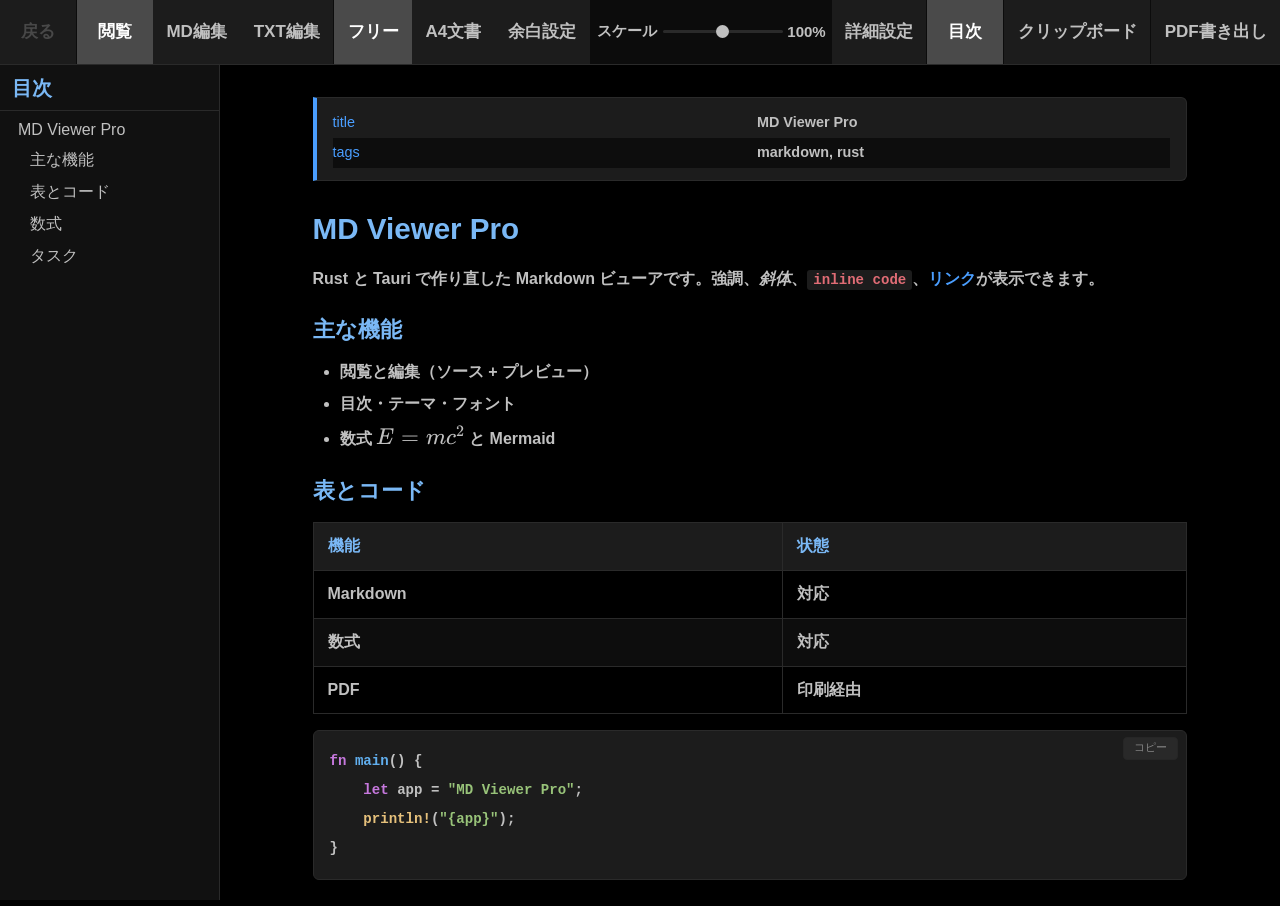
<file: ui/index.html>
<!doctype html>
<html lang="ja">
<head>
  <meta charset="utf-8">
  <meta name="viewport" content="width=device-width, initial-scale=1">
  <title>MD Viewer Pro</title>
  <link rel="stylesheet" href="css/app.css">
  <link rel="stylesheet" href="assets/katex/katex.min.css">
</head>
<body data-mode="view" data-page="free">
<div id="app">
  <header id="main-toolbar" class="toolbar">
    <div class="tb-left">
      <button id="btn-back" class="flat-btn" title="戻る" data-i18n="back">戻る</button>
      <span class="tb-sep"></span>
      <div id="mode-seg" class="flat-group" role="tablist">
        <button data-mode="view" class="flat-btn" data-i18n="view" role="tab">閲覧</button>
        <button data-mode="md" class="flat-btn" data-i18n="md_edit" role="tab">MD編集</button>
        <button data-mode="txt" class="flat-btn" data-i18n="txt_edit" role="tab">TXT編集</button>
      </div>
      <span class="tb-sep"></span>
      <div id="page-seg" class="flat-group">
        <button data-page="free" class="flat-btn" data-i18n="free">フリー</button>
        <button data-page="a4" class="flat-btn" data-i18n="a4">A4文書</button>
      </div>
      <button id="btn-margin" class="flat-btn" data-i18n="margin">余白設定</button>
      <span class="tb-sep"></span>
      <span class="scale-label" data-i18n="scale">スケール</span>
      <input id="scale-range" class="scale-range" type="range" min="0" max="4" step="1" value="2">
      <span id="scale-val" class="scale-val">100%</span>
      <span class="tb-sep"></span>
      <button id="btn-settings" class="flat-btn" data-i18n="settings">詳細設定</button>
      <span class="tb-sep"></span>
      <button id="btn-toc" class="flat-btn" data-i18n="toc_title">目次</button>
      <span class="tb-sep"></span>
      <button id="btn-clip" class="flat-btn" data-i18n="clip_title">クリップ</button>
      <span class="tb-sep"></span>
      <button id="btn-pdf" class="flat-btn" data-i18n="pdf_export">PDF書き出し</button>
    </div>
  </header>

  <div id="fmt-toolbar" class="fmt-toolbar" hidden>
    <div class="fmt-group">
      <button data-fmt="bold" data-i18n-title="fmt_bold_title" title="太字 (Cmd+B)"><b>B</b></button>
      <button data-fmt="italic" data-i18n-title="fmt_italic_title" title="斜体 (Cmd+I)"><i>I</i></button>
      <button data-fmt="strike" data-i18n-title="fmt_strike_title" title="打ち消し">~~</button>
      <button data-fmt="code" data-i18n-title="fmt_code_title" title="コード" data-i18n="fmt_code">コード</button>
    </div>
    <span class="fmt-sep"></span>
    <div class="fmt-group">
      <button data-fmt="h1">H1</button>
      <button data-fmt="h2">H2</button>
      <button data-fmt="h3">H3</button>
      <button data-fmt="body" data-i18n="fmt_body">本文</button>
    </div>
    <span class="fmt-sep"></span>
    <div class="fmt-group">
      <button data-fmt="list" data-i18n="fmt_list">リスト</button>
      <button data-fmt="num" data-i18n="fmt_num">番号</button>
      <button data-fmt="check" data-i18n="fmt_check">チェック</button>
      <button data-fmt="quote" data-i18n="fmt_quote">引用</button>
      <button data-fmt="hr" data-i18n="fmt_hr">水平線</button>
    </div>
    <span class="fmt-sep"></span>
    <div class="fmt-group">
      <button data-fmt="link" data-i18n="fmt_link">リンク</button>
      <button data-fmt="image" data-i18n="fmt_img">画像</button>
      <button data-fmt="table" data-i18n="fmt_table">テーブル</button>
    </div>
  </div>

  <main id="workspace">
    <aside id="toc-panel" class="side-panel">
      <div class="panel-head" data-i18n="toc_title">目次</div>
      <div id="toc-list" class="toc-list"></div>
    </aside>

    <section id="editor-pane" class="pane" hidden>
      <div class="editor-wrap">
        <div id="gutter" class="gutter" aria-hidden="true"></div>
        <textarea id="editor" spellcheck="false" autocomplete="off" autocapitalize="off"></textarea>
      </div>
    </section>

    <section id="preview-pane" class="pane">
      <div id="find-bar" class="find-bar" hidden>
        <input id="find-input" type="search" data-i18n-placeholder="search_placeholder" placeholder="検索" autocomplete="off">
        <span id="find-count" class="find-count"></span>
        <button id="find-next" class="mini-btn" data-i18n-title="find_next" title="次へ">↓</button>
        <button id="find-close" class="mini-btn" data-i18n-title="find_close" title="閉じる">×</button>
      </div>
      <div id="doc-scroll" class="doc-scroll">
        <article id="doc" class="markdown-body"></article>
      </div>
    </section>

    <aside id="clip-panel" class="side-panel clip-panel" hidden>
      <div class="panel-head"><span data-i18n="clip_title">クリップ</span></div>
      <div class="clip-add-row">
        <button id="clip-add" class="mini-btn" data-i18n="clip_add">＋追加</button>
      </div>
      <div id="clip-list" class="clip-list"></div>
    </aside>
  </main>

  <div id="doc-kind-hint" class="doc-kind-hint" role="status" hidden></div>

  <div id="drop-overlay" class="drop-overlay" hidden>
    <div class="drop-box" data-i18n="drop_hint">ここにファイルをドロップ</div>
  </div>

  <dialog id="startup-dialog" class="modal startup">
    <div class="modal-body">
      <h2 data-i18n="startup_title">MD Viewer Pro β2.0</h2>
      <p class="startup-hint" data-i18n="startup_hint">Markdown ファイルを開くか、新規作成してください。</p>
      <button id="startup-open" class="startup-btn" data-i18n="startup_open">ファイルを開く</button>
      <button id="startup-new" class="startup-btn" data-i18n="startup_new">新規作成</button>
      <div class="startup-lang">
        <label for="startup-lang" data-i18n="startup_language">Language</label>
        <select id="startup-lang">
          <option value="ja">日本語</option>
          <option value="en">English</option>
          <option value="de">Deutsch</option>
          <option value="fr">Français</option>
          <option value="zh">简体中文</option>
        </select>
      </div>
      <button id="startup-guide" class="startup-btn" data-i18n="startup_guide">説明を開く</button>
    </div>
  </dialog>

  <dialog id="pdf-dialog" class="modal">
    <form method="dialog" class="modal-body">
      <h2 data-i18n="pdf_settings_title">PDF書き出し設定</h2>
      <div class="qt-group">
        <span class="group-title" data-i18n="pdf_orientation">方向</span>
        <select id="pdf-orientation">
          <option value="portrait" data-i18n="pdf_portrait">縦向き</option>
          <option value="landscape" data-i18n="pdf_landscape">横向き</option>
        </select>
      </div>
      <div class="qt-group">
        <span class="group-title" data-i18n="margin_title">A4余白設定 (mm)</span>
      <div class="margin-grid">
          <label><span data-i18n="margin_top_short">上:</span><input id="pdf-m-top" type="number" min="0" max="60" step="1"></label>
          <label><span data-i18n="margin_right_short">右:</span><input id="pdf-m-right" type="number" min="0" max="60" step="1"></label>
          <label><span data-i18n="margin_bottom_short">下:</span><input id="pdf-m-bottom" type="number" min="0" max="60" step="1"></label>
          <label><span data-i18n="margin_left_short">左:</span><input id="pdf-m-left" type="number" min="0" max="60" step="1"></label>
        </div>
      </div>
      <div class="qt-group">
        <span class="group-title" data-i18n="pdf_embed_images">画像を含める</span>
        <label class="field inline">
          <input id="pdf-images" type="checkbox">
          <span data-i18n="pdf_embed_images_label">PDFに画像を埋め込む</span>
        </label>
      </div>
      <div class="qt-group">
        <span class="group-title" data-i18n="pdf_style_mode">スタイルモード</span>
        <select id="pdf-style"></select>
      </div>
      <div class="modal-actions">
        <button value="cancel" class="text-btn" data-i18n="cancel">キャンセル</button>
        <button value="ok" data-i18n="ok">OK</button>
      </div>
    </form>
  </dialog>

  <dialog id="settings-dialog" class="modal">
    <form method="dialog" class="modal-body">
      <h2 data-i18n="settings_title">詳細設定</h2>
      <div class="qt-group">
        <span class="group-title" data-i18n="font_label">フォント</span>
        <select id="set-font"></select>
        <div class="btn-row">
          <button id="btn-font-add" type="button" class="text-btn" data-i18n="font_add_btn">TTF / OTF を追加</button>
          <button id="btn-font-remove" type="button" class="text-btn" data-i18n="font_remove">削除</button>
        </div>
        <div class="field">
          <label for="set-fontsize" data-i18n="font_size_label">文字サイズ</label>
          <div class="range-wrap">
            <input id="set-fontsize" type="range" min="12" max="28" step="1">
            <span id="set-fontsize-val"></span>
          </div>
        </div>
      </div>
      <div class="qt-group">
        <span class="group-title" data-i18n="theme_label">テーマ</span>
        <select id="set-theme">
          <option value="dark" data-i18n="dark">ダークモード</option>
          <option value="light" data-i18n="light">ライトモード</option>
          <option value="system" data-i18n="system_theme">システム</option>
        </select>
        <div class="field">
          <label data-i18n="theme_color_label">テーマ色</label>
          <div id="accent-swatches" class="swatches"></div>
        </div>
        <div class="field">
          <label data-i18n="plugin_label">プラグインテーマ</label>
          <button id="btn-theme-dir" type="button" class="text-btn" data-i18n="plugin_dir_btn">テーマフォルダを開く</button>
        </div>
      </div>
      <div class="qt-group">
        <span class="group-title" data-i18n="lang_label">言語</span>
        <select id="set-lang">
          <option value="ja">日本語</option>
          <option value="en">English</option>
          <option value="de">Deutsch</option>
          <option value="fr">Français</option>
          <option value="zh">简体中文</option>
        </select>
      </div>
      <div class="qt-group">
        <span class="group-title" data-i18n="text_group">テキスト</span>
        <label class="field inline">
          <input id="set-bold" type="checkbox">
          <span data-i18n="bold_label">テキスト太字強調</span>
        </label>
        <label class="field inline">
          <input id="set-hardbreaks" type="checkbox">
          <span data-i18n="hard_breaks_cb">改行をそのまま改行として表示する</span>
        </label>
        <p class="hint" data-i18n="hard_breaks_hint"></p>
      </div>
      <div class="modal-actions">
        <button value="cancel" class="text-btn" data-i18n="cancel">キャンセル</button>
        <button value="ok" data-i18n="ok">OK</button>
      </div>
    </form>
  </dialog>

  <dialog id="margin-dialog" class="modal">
    <form method="dialog" class="modal-body">
      <h2 data-i18n="margin_title">A4余白設定 (mm)</h2>
      <div class="margin-grid">
        <label><span data-i18n="margin_top_short">上:</span><input id="m-top" type="number" min="0" max="80" step="1"></label>
        <label><span data-i18n="margin_right_short">右:</span><input id="m-right" type="number" min="0" max="80" step="1"></label>
        <label><span data-i18n="margin_bottom_short">下:</span><input id="m-bottom" type="number" min="0" max="80" step="1"></label>
        <label><span data-i18n="margin_left_short">左:</span><input id="m-left" type="number" min="0" max="80" step="1"></label>
      </div>
      <div class="modal-actions">
        <button value="cancel" class="text-btn" data-i18n="cancel">キャンセル</button>
        <button value="ok" data-i18n="ok">OK</button>
      </div>
    </form>
  </dialog>

  <div id="toast" class="toast" hidden></div>
</div>
<script src="assets/katex/katex.min.js"></script>
<script src="assets/katex/auto-render.min.js"></script>
<script src="assets/hljs/highlight.min.js"></script>
<script src="assets/mermaid/mermaid.min.js"></script>
<script type="module" src="js/app.js"></script>
</body>
</html>
</file>
<file: ui/css/app.css>
/* MD Viewer Pro — UI stylesheet
   PySide6 版 v1.5.3 の QSS / _UI_SIZE_TABLE / _css() をそのまま写したもの。
   数値の出所は reference/main_v1.5.3.py（コメントに該当箇所を書く）。
   配色は Rust 側パレットから CSS 変数として注入され、ここでは既定値のみ持つ。 */

:root {
  --bg: #000;              --bg2: #111;           --bg3: #1c1c1c;
  --border: #2a2a2a;       --text: #f5f5f5;       --text-dim: #b3b3b3;
  --accent: #4a9eff;       --heading: #7ab8f5;    --toolbar: #0c0c0c;
  --btn: #1c1c1c;          --btn-hover: #2e2e2e;  --btn-active-bg: #4a4a4a;
  --btn-active-fg: #fff;   --select: #1a3a5c;     --code-fg: #e06c75;
  --row-even: #0d0d0d;     --sep: #2a2a2a;
  --ui-font: -apple-system, BlinkMacSystemFont, "Hiragino Sans", "Yu Gothic UI", sans-serif;
  --doc-font: "Helvetica Neue", "Hiragino Sans", "Yu Gothic UI", sans-serif;
  --mono: "SF Mono", ui-monospace, Menlo, Monaco, monospace;
  --doc-size: 16px;
  --hr: #393939;

  /* large tier (window >= 1100px): TB_H=72 FMT_H=52, tb_fs 17 / pad 16 / min 44
     β4.0: 実効高さは基準値 × 0.9（--tb-base / --fmt-base）。
     --tb-scale はウィンドウ縦幅に応じた係数（1.00〜0.80、JS が更新）。 */
  --tb-base: 64.8px; --fmt-base: 46.8px;
  --tb-scale: 1;
  --tb-h: calc(var(--tb-base) * var(--tb-scale));
  --fmt-h: calc(var(--fmt-base) * var(--tb-scale));
  --tb-fs: 17px;  --btn-pad: 16px;  --btn-min: 76px;
  --fmt-fs: 15px; --fmt-pad: 13px;  --fmt-min: 56px;
  --lbl-fs: 15px; --slider-w: 120px; --val-w: 48px;
  --panel-w: 220px;
}

/* 幅の段階で変わるのは「基準値」だけ。高さの補間は JS（rAF）が行う。
   CSS の height transition は、プログラム的なウィンドウリサイズで
   遷移が止まることがあるため使わない（--tb-scale を毎フレーム更新する）。 */
.toolbar, #fmt-toolbar { will-change: height; }

/* medium >= 780 : 58/44, tb_fs 14 pad 11 min 28, fmt 13/9 */
@media (max-width: 1099px) {
  :root {
    --tb-base: 52.2px;  --fmt-base: 39.6px;
    --tb-fs: 14px; --btn-pad: 11px; --btn-min: 50px;
    --fmt-fs: 13px; --fmt-pad: 9px; --fmt-min: 32px;
    --lbl-fs: 13px; --slider-w: 92px; --val-w: 40px;
  }
}
/* small >= 620 : 46/36, tb_fs 12 pad 6 min 26, fmt 11/5 */
@media (max-width: 779px) {
  :root {
    --tb-base: 41.4px;  --fmt-base: 32.4px;
    --tb-fs: 12px; --btn-pad: 6px;  --btn-min: 38px;
    --fmt-fs: 11px; --fmt-pad: 5px; --fmt-min: 22px;
    --lbl-fs: 11px; --slider-w: 64px; --val-w: 36px;
    --panel-w: 180px;
  }
}
/* xsmall < 620 : 40/32, tb_fs 10 pad 3 min 20, スケール見出しは畳む */
@media (max-width: 619px) {
  :root {
    --tb-base: 36px;  --fmt-base: 28.8px;
    --tb-fs: 10px; --btn-pad: 3px;  --btn-min: 26px;
    --fmt-fs: 10px; --fmt-pad: 3px; --fmt-min: 12px;
    --lbl-fs: 10px; --slider-w: 44px; --val-w: 30px;
  }
  .scale-label { display: none; }
}

* { box-sizing: border-box; }

html, body {
  margin: 0; height: 100%; overflow: hidden;
  background: var(--bg); color: var(--text);
  font-family: var(--ui-font); font-size: 13px;
  font-weight: 600; /* UI 全体を太く（1.5.3 の QSS は chrome を bold 固定） */
  -webkit-font-smoothing: antialiased;
}

button, select, input, textarea { font-family: inherit; font-size: inherit; color: inherit; }
button:focus, select:focus, input:focus, textarea:focus { outline: none; }
button:focus-visible { outline: 1px solid var(--accent); outline-offset: -3px; }
input:focus-visible, select:focus-visible, textarea:focus-visible { border-color: var(--accent); }

#app { display: flex; flex-direction: column; height: 100%; }

/* ── メインツールバー (QWidget#mainTB) ─────────────────────────────
   ボタンは 72px を満たす #1c1c1c のブロック。区切りは 1px の全高バー。
   背景 #0c0c0c が見えるのはスケール欄だけになる。 */

.toolbar {
  flex: 0 0 auto;
  height: var(--tb-h);
  display: flex; align-items: stretch;
  padding: 0;
  background: var(--toolbar);
  border-bottom: 1px solid var(--sep);
  user-select: none;
  /* height の transition 中も中身をクリップし、下の本文へはみ出さない */
  overflow: hidden;
}

.tb-left { display: flex; align-items: stretch; width: 100%; min-width: 0; }
/* Qt は 12 個のボタンを 1 本の QHBoxLayout に並べ、余りを均等に配る。
   display:contents でグループ div を透過させ、同じ配分を再現する。 */
.flat-group, .fmt-group { display: contents; }

.flat-btn {
  display: flex; align-items: center; justify-content: center;
  flex: 1 0 auto;
  min-width: var(--btn-min);
  padding: 0 var(--btn-pad);
  border: 0; border-radius: 0;
  background: var(--btn);
  color: var(--text);
  font-size: var(--tb-fs); font-weight: 700;
  white-space: nowrap; cursor: pointer;
}
.flat-btn:hover:not(:disabled) { background: var(--btn-hover); }
.flat-btn.active,
.flat-btn.toggled { background: var(--btn-active-bg); color: var(--btn-active-fg); }
.flat-btn:disabled { background: var(--btn); color: var(--text-dim); cursor: default; }

.tb-sep { flex: 0 0 1px; background: var(--toolbar); }

.scale-label {
  display: flex; align-items: center;
  padding: 0 6px;
  background: var(--toolbar);
  font-size: var(--lbl-fs); font-weight: 700;
  white-space: nowrap;
}
.scale-val {
  display: flex; align-items: center; justify-content: center;
  width: var(--val-w);
  background: var(--toolbar);
  font-size: var(--lbl-fs); font-weight: 700;
}

/* QSlider: groove 3px / handle 13px（アプリ内の全スライダー共通） */
input[type="range"] {
  appearance: none; -webkit-appearance: none;
  height: 13px; margin: 0;
  background: transparent; cursor: pointer;
}
input[type="range"]::-webkit-slider-runnable-track {
  height: 3px; background: var(--sep); border-radius: 2px;
}
input[type="range"]::-webkit-slider-thumb {
  -webkit-appearance: none;
  width: 13px; height: 13px; margin-top: -5px;
  border: 0; border-radius: 7px; background: var(--text);
}
.scale-range { flex: 0 0 auto; align-self: center; width: var(--slider-w); }

/* Qt 版 PianoBtn は幅が足りない分だけボタン個別に字を詰める。
   ここでは同じ狙いを左右パディングで近似する（文字寸法は変えない）。 */
@media (max-width: 1399px) { :root { --btn-pad: 12px; } }

/* ── 書式ツールバー (QWidget#fmtTB) ─────────────────────────────── */

#fmt-toolbar {
  flex: 0 0 auto;
  height: var(--fmt-h);
  display: flex; align-items: stretch;
  padding: 0;
  background: var(--bg2);
  border-bottom: 1px solid var(--sep);
  overflow: hidden;
  user-select: none;
}
#fmt-toolbar[hidden] { display: none; }

#fmt-toolbar button {
  display: flex; align-items: center; justify-content: center;
  flex: 1 0 auto;
  min-width: var(--fmt-min);
  padding: 0 var(--fmt-pad);
  border: 0; border-radius: 0;
  background: transparent;
  color: var(--text);
  font-size: var(--fmt-fs); font-weight: 700;
  white-space: nowrap; cursor: pointer;
}
#fmt-toolbar button:hover { background: var(--accent); color: #fff; }

.fmt-sep { flex: 0 0 1px; background: var(--bg2); }

/* .txt 文書を開いているときの保存形式の案内（β4.0） */
.doc-kind-hint {
  flex: 0 0 auto;
  padding: 5px 14px;
  background: var(--bg2);
  border-bottom: 1px solid var(--sep);
  color: var(--text-dim);
  font-size: 12px; font-weight: 600;
  line-height: 1.5;
  user-select: none;
}
.doc-kind-hint[hidden] { display: none; }

/* ── ワークスペース ─────────────────────────────────────────────── */

#workspace { flex: 1 1 auto; display: flex; min-height: 0; overflow: hidden; }
.pane { flex: 1 1 0; min-width: 0; display: flex; flex-direction: column; }
.pane[hidden] { display: none; }
body[data-mode="txt"] #editor-pane { flex: 0 0 40%; }
.doc-scroll { flex: 1; overflow: auto; }

/* .wrap: padding 32px 48px / 側方空白は縦横比で決まる (--wrap-w) */
#doc {
  width: var(--wrap-w, 100%);
  margin: 0 auto;
  padding: 32px 48px;
  font-family: var(--doc-font);
  font-size: var(--doc-size);
  line-height: 1.8;
  font-weight: 600; /* 1.5.3 の bold_mode=ON 相当（_css fw=600） */
  color: var(--text);
  word-wrap: break-word;
}

body[data-page="a4"] #doc {
  width: 210mm;
  min-height: 297mm;
  padding: var(--mt) var(--mr) var(--mb) var(--ml);
  margin: 24px auto;
  background: var(--bg2);
  box-shadow: 0 2px 20px rgba(0, 0, 0, .4);
}

/* ── 本文 (Python 版 _css) ─────────────────────────────────────── */

.markdown-body > *:first-child { margin-top: 0; }
.markdown-body h1, .markdown-body h2, .markdown-body h3,
.markdown-body h4, .markdown-body h5, .markdown-body h6 {
  color: var(--heading);
  line-height: 1.35;
  scroll-margin-top: 16px;
}
.markdown-body h1 { font-size: 1.85em; margin: 28px 0 16px; }
.markdown-body h2 { font-size: 1.4em;  margin: 22px 0 12px; }
.markdown-body h3 { font-size: 1.15em; margin: 18px 0 10px; }
.markdown-body h4, .markdown-body h5, .markdown-body h6 { margin: 14px 0 8px; }
.markdown-body p { margin: 10px 0; overflow-wrap: break-word; }
.markdown-body li { margin: 4px 0; overflow-wrap: break-word; }
.markdown-body a { color: var(--accent); text-decoration: none; overflow-wrap: anywhere; }
.markdown-body a:hover { text-decoration: underline; }
.markdown-body strong { color: inherit; font-weight: 700; }
.markdown-body ul, .markdown-body ol { padding-left: 1.7em; margin: 10px 0; }
.markdown-body li > input[type="checkbox"] { margin-right: .45em; }

.markdown-body code {
  font-family: Menlo, Monaco, var(--mono);
  font-size: .88em;
  background: var(--bg3);
  color: var(--code-fg);
  padding: 2px 6px;
  border-radius: 3px;
  overflow-wrap: anywhere;
}
.markdown-body pre {
  position: relative;
  background: var(--bg3);
  border: 1px solid var(--border);
  border-radius: 6px;
  padding: 16px;
  margin: 14px 0;
  overflow-x: auto;
  max-width: 100%;
}
.markdown-body pre code { background: none; padding: 0; color: var(--text); }

.markdown-body blockquote {
  margin: 14px 0;
  padding: 10px 18px;
  border-left: 4px solid var(--accent);
  border-radius: 0 4px 4px 0;
  background: var(--bg3);
  color: var(--text-dim);
}

.markdown-body hr {
  border: none; height: 4px; margin: 24px 0;
  background: var(--hr); border-radius: 2px;
}

.markdown-body table {
  border-collapse: collapse; width: 100%; max-width: 100%; margin: 16px 0;
}
.markdown-body th, .markdown-body td {
  border: 1px solid var(--border);
  padding: 9px 14px;
  text-align: left;
  overflow-wrap: break-word;
  word-break: break-word;
}
.markdown-body th { background: var(--bg3); color: var(--heading); font-weight: 700; }
.markdown-body tr:nth-child(even) { background: var(--row-even); }

/* MD編集: 表の列/行追加ボタン（v1.5.3 _mdvSetupTableBtns） */
.mdv-table-ctrl { display: flex; gap: 4px; margin: 2px 0 10px; user-select: none; }
.mdv-table-ctrl button {
  padding: 2px 10px;
  border: 1px solid rgba(74, 158, 255, .5);
  border-radius: 3px;
  background: rgba(74, 158, 255, .12);
  color: #4a9eff;
  font-size: 11px; font-weight: 700;
  cursor: pointer;
}
.mdv-table-ctrl button:hover { background: rgba(74, 158, 255, .3); }
.markdown-body img { max-width: 100%; height: auto; border-radius: 4px; }
.markdown-body svg { max-width: 100%; height: auto; }

.markdown-body pre.mermaid {
  background: transparent; border: none; padding: 12px 0;
  text-align: center; overflow-x: auto;
}
.markdown-body pre.mermaid svg { max-width: 100%; height: auto; }
.markdown-body .katex-display { overflow-x: auto; overflow-y: hidden; padding: 4px 0; }

.markdown-body .copy-btn {
  position: absolute; top: 6px; right: 8px;
  padding: 2px 10px;
  border: 1px solid var(--border);
  border-radius: 4px;
  background: rgba(50, 50, 50, .85);
  color: #aaa;
  font-family: system-ui, sans-serif;
  font-size: 11px; line-height: 1.5;
  cursor: pointer; opacity: .75;
  transition: opacity .15s;
}
.markdown-body .copy-btn:hover { opacity: 1; color: var(--text); }

/* front matter パネル (.mdv-fm) */
.markdown-body .front-matter {
  margin: 0 0 20px;
  padding: 10px 16px 12px;
  background: var(--bg3);
  border: 1px solid var(--border);
  border-left: 4px solid var(--accent);
  border-radius: 0 6px 6px 0;
  font-size: .9em;
}
.markdown-body .front-matter table { margin: 0; }
.markdown-body .front-matter th {
  background: transparent; border: 0; color: var(--accent);
  font-weight: 400; min-width: 110px; padding: 2px 8px 2px 0;
}
.markdown-body .front-matter td { border: 0; padding: 2px 0; }

.markdown-body .footnotes {
  margin-top: 2.5em; padding-top: .6em;
  border-top: 1px solid var(--border);
  font-size: .85em; color: var(--text-dim);
}

/* highlight.js (Python 版と同じ pygments 系) */
.hljs-comment, .hljs-quote { color: #6a737d; font-style: italic; }
.hljs-keyword, .hljs-selector-tag, .hljs-literal { color: #c678dd; }
.hljs-string, .hljs-attr, .hljs-template-tag { color: #98c379; }
.hljs-number, .hljs-symbol, .hljs-bullet { color: #d19a66; }
.hljs-title, .hljs-section, .hljs-name { color: #61afef; }
.hljs-type, .hljs-built_in { color: #e5c07b; }
.hljs-meta, .hljs-deletion { color: #e06c75; }
.hljs-addition { color: #98c379; }

/* ── サイドパネル (tocPanel / clipPanel) ───────────────────────── */

.side-panel {
  flex: 0 0 var(--panel-w);
  display: flex; flex-direction: column;
  min-height: 0;
  background: var(--bg2);
  border-right: 1px solid var(--sep);
}
.side-panel[hidden] { display: none; }
.clip-panel { border-right: 0; border-left: 1px solid var(--sep); }

.panel-head {
  display: flex; align-items: center; justify-content: space-between;
  padding: 10px 12px 8px;
  color: var(--heading);
  font-size: calc(var(--tb-fs) + 3px);
  font-weight: 700;
  border-bottom: 1px solid var(--sep);
  user-select: none;
}

.toc-list { overflow: auto; padding: 4px 0; font-size: 16px; }
.toc-item {
  display: block; width: calc(100% - 12px);
  margin: 1px 6px;
  padding: 5px 12px;
  border: 0; border-radius: 3px;
  background: transparent; color: var(--text);
  font-size: inherit; text-align: left;
  overflow: hidden; text-overflow: ellipsis; white-space: nowrap;
  cursor: pointer;
}
.toc-item:hover { background: var(--btn-hover); color: var(--accent); }
.toc-item.active { background: var(--select); color: var(--text); }
.toc-item[data-level="2"] { padding-left: 24px; }
.toc-item[data-level="3"] { padding-left: 36px; }
.toc-item[data-level="4"] { padding-left: 48px; }
.toc-item[data-level="5"], .toc-item[data-level="6"] { padding-left: 60px; }

.clip-add-row { display: flex; padding: 8px 10px 0; }
.clip-list { overflow: auto; padding: 10px; display: flex; flex-direction: column; gap: 8px; }
.clip-card {
  position: relative;
  padding: 8px 26px 8px 10px;
  background: var(--bg);
  border: 1px solid var(--sep);
  border-radius: 6px;
  font-size: 15px; line-height: 1.5;
  max-height: 120px; overflow: hidden;
  cursor: pointer;
}
.clip-card:hover { border-color: var(--accent); }
.clip-card .del {
  position: absolute; right: 2px; bottom: 0;
  width: 20px; height: 20px;
  border: 0; background: transparent;
  color: var(--text-dim); font-size: 11px;
  cursor: pointer;
}
.clip-card .del:hover { color: var(--accent); }
.clip-empty { padding: 12px; color: var(--text-dim); font-size: 12px; }

.mini-btn {
  padding: 4px 10px;
  border: 1px solid var(--sep);
  border-radius: 4px;
  background: var(--btn);
  color: var(--text);
  font-size: var(--lbl-fs); font-weight: 700;
  cursor: pointer;
}
.mini-btn:hover { background: var(--accent); color: #fff; border-color: var(--accent); }

/* ── エディタ (QPlainTextEdit) ─────────────────────────────────── */

#editor-pane { background: var(--bg); border-right: 1px solid var(--sep); }
.editor-wrap { display: flex; flex: 1; min-height: 0; }
#gutter { display: none; }

#editor {
  flex: 1; min-width: 0;
  resize: none; border: 0; outline: 0;
  padding: 16px;
  background: var(--bg);
  color: var(--text);
  font-family: var(--mono);
  font-size: calc(var(--doc-size) * 1.125); /* 18px × scale */
  font-weight: 600;
  line-height: 1.4;
  tab-size: 4;
  white-space: pre-wrap;
  overflow: auto;
}
#editor::selection { background: var(--select); }

/* ── スクロールバー (7px / radius 3) ───────────────────────────── */

::-webkit-scrollbar { width: 7px; height: 7px; }
::-webkit-scrollbar-track { background: var(--bg); }
::-webkit-scrollbar-thumb { background: var(--sep); border-radius: 3px; }
::-webkit-scrollbar-corner { background: var(--bg); }

/* ── ダイアログ (QDialog / QGroupBox / QDialogButtonBox) ───────── */

.modal {
  border: 1px solid var(--sep);
  border-radius: 0;
  padding: 0;
  background: var(--bg2);
  color: var(--text);
  width: 380px;
  max-width: 92vw;
  box-shadow: 0 18px 48px rgba(0, 0, 0, .6);
}
.modal::backdrop { background: rgba(0, 0, 0, .25); }
#settings-dialog { width: 420px; }
#margin-dialog { width: 300px; }
.modal-body { display: flex; flex-direction: column; gap: 12px; padding: 20px; }
.modal-body h2 { margin: 0; font-size: 15px; font-weight: 700; color: var(--heading); }

.qt-group {
  position: relative;
  display: flex; flex-direction: column; gap: 8px;
  margin: 6px 0 0;
  padding: 14px 12px 12px;
  border: 1px solid var(--sep);
  border-radius: 4px;
  min-width: 0;
}
.qt-group > .group-title {
  position: absolute; top: -8px; left: 10px;
  padding: 0 4px;
  background: var(--bg2);
  font-size: 15px; font-weight: 700; line-height: 16px;
}

.field { display: flex; flex-direction: column; gap: 6px; }
.field.inline { flex-direction: row; align-items: center; gap: 8px; }
.field > label { font-size: 15px; font-weight: 700; }
.field .hint { margin: 0; color: var(--text-dim); font-size: 11px; white-space: pre-line; }
.field input[type="range"] { width: 100%; }
.field input[type="checkbox"] {
  appearance: none; -webkit-appearance: none;
  flex: 0 0 auto;
  width: 15px; height: 15px;
  margin: 0;
  border: 1px solid var(--sep);
  border-radius: 3px;
  background: var(--btn);
  cursor: pointer;
}
.field input[type="checkbox"]:checked {
  background: var(--accent);
  border-color: var(--accent);
}
.field input[type="checkbox"]:checked::after {
  content: "✓";
  display: block;
  margin-top: -2px;
  color: #fff;
  font-size: 11px; line-height: 15px;
  text-align: center;
}

.modal select,
.modal input[type="number"],
.modal input[type="text"],
.modal textarea {
  background: var(--btn);
  color: var(--text);
  border: 1px solid var(--sep);
  border-radius: 4px;
  padding: 6px 8px;
  font-size: 15px; font-weight: 700;
}
.modal select { width: 100%; cursor: pointer; }
.modal textarea { min-height: 140px; resize: vertical; }

.margin-grid {
  display: grid;
  grid-template-columns: 84px 120px;
  gap: 8px 10px;
  justify-content: start;
}
.margin-grid label { display: contents; }
.margin-grid label > span { text-align: right; font-size: 15px; font-weight: 700; }
.margin-grid input { width: 120px; }

.modal-actions { display: flex; justify-content: flex-end; gap: 8px; margin-top: 2px; }
.modal-actions button {
  min-width: 110px; height: 36px;
  padding: 0 20px;
  border: 1px solid var(--sep);
  border-radius: 4px;
  background: var(--btn);
  color: var(--text);
  font-size: 15px; font-weight: 700;
  cursor: pointer;
}
.modal-actions button:hover { background: var(--accent); color: #fff; border-color: var(--accent); }

.range-wrap { display: flex; align-items: center; gap: 10px; }
.range-wrap span { min-width: 40px; text-align: right; color: var(--text-dim); }
.btn-row { display: flex; gap: 8px; }
.btn-row .text-btn { flex: 1; }
.text-btn {
  padding: 5px 10px;
  border: 1px solid var(--sep);
  border-radius: 4px;
  background: var(--btn);
  cursor: pointer;
}
.text-btn:hover { background: var(--accent); color: #fff; border-color: var(--accent); }

.swatches { display: flex; gap: 8px; flex-wrap: wrap; }
.swatch {
  width: 22px; height: 22px; padding: 0;
  border: 1px solid var(--sep);
  border-radius: 4px;
  cursor: pointer;
}
.swatch[aria-pressed="true"] { border-color: var(--text); box-shadow: inset 0 0 0 1px var(--bg2); }
.swatch.default { background: linear-gradient(135deg, var(--accent), var(--bg3)); }

/* 確認ダイアログ（.txt → .md の保存形式の確認など） */
.modal.confirm-modal { width: 440px; }
.modal.confirm-modal .confirm-msg { margin: 0; font-size: 14px; line-height: 1.7; }
.modal.confirm-modal .hint { margin: 0; color: var(--text-dim); font-size: 12px; line-height: 1.6; }
.modal.confirm-modal .modal-actions { flex-wrap: wrap; }
.modal.confirm-modal .modal-actions button { min-width: 96px; padding: 0 12px; }

/* 起動ダイアログ (StartupDialog) */
.modal.startup { width: 400px; }.startup .modal-body { gap: 12px; padding: 24px 28px 20px; }
.startup h2 { font-size: 20px; text-align: center; }
.startup-hint { margin: 0 0 4px; text-align: center; color: var(--text-dim); font-size: 13px; }
.startup-btn {
  height: 44px;
  border: 1px solid var(--sep);
  border-radius: 4px;
  background: var(--btn);
  color: var(--text);
  font-size: 15px; font-weight: 700;
  cursor: pointer;
}
.startup-btn:hover { background: var(--accent); color: #fff; border-color: var(--accent); }
.startup-lang { display: flex; align-items: center; justify-content: space-between; gap: 10px; }
.startup-lang select { flex: 1; }

/* ── 検索バー / トースト / ドロップ ─────────────────────────────── */

#preview-pane { position: relative; }
.find-bar {
  position: absolute; top: 8px; right: 16px; z-index: 20;
  display: flex; align-items: center; gap: 6px;
  padding: 5px 8px;
  background: var(--bg2);
  border: 1px solid var(--sep);
  border-radius: 4px;
  box-shadow: 0 8px 24px rgba(0, 0, 0, .5);
}
.find-bar[hidden] { display: none; }
.find-bar input {
  width: 180px;
  padding: 4px 8px;
  border: 1px solid var(--sep);
  border-radius: 4px;
  background: var(--btn);
  outline: none;
}
.find-bar input:focus { border-color: var(--accent); }
.find-count { min-width: 44px; text-align: right; color: var(--text-dim); font-size: 11px; }
mark.find-hit { background: rgba(255, 200, 0, .35); color: inherit; border-radius: 2px; }
mark.find-hit.active { background: var(--accent); color: #fff; }

.toast {
  position: fixed; left: 50%; bottom: 24px; transform: translateX(-50%);
  padding: 8px 14px;
  background: var(--bg2);
  border: 1px solid var(--sep);
  border-radius: 4px;
  box-shadow: 0 8px 24px rgba(0, 0, 0, .5);
  font-size: 12px;
  z-index: 50;
}

.drop-overlay {
  position: fixed; inset: 0; z-index: 60;
  display: flex; align-items: center; justify-content: center;
  background: rgba(0, 0, 0, .6);
}
.drop-overlay[hidden] { display: none; }
.drop-box {
  padding: 36px 56px;
  border: 2px dashed var(--accent);
  border-radius: 4px;
  background: var(--bg2);
  font-size: 15px;
}

/* ── MD編集 (contenteditable) ──────────────────────────────────── */

#doc.md-edit { outline: none; caret-color: var(--accent); }
#doc.md-edit:focus { outline: none; }
#doc.md-edit [contenteditable="false"] { user-select: none; }

/* ── 印刷 / PDF ────────────────────────────────────────────────── */

@page { size: A4; margin: 0; }

@media print {
  html, body { background: #fff !important; color: #111 !important; height: auto; overflow: visible; }
  #main-toolbar, #fmt-toolbar, #toc-panel, #clip-panel, #editor-pane, #doc-kind-hint,
  .drop-overlay, .toast, .copy-btn { display: none !important; }
  #app, #workspace, #preview-pane, .doc-scroll {
    display: block !important; height: auto !important; overflow: visible !important;
  }
  #doc {
    width: auto; max-width: none; margin: 0; padding: 0;
    background: #fff !important; color: #111 !important;
    box-shadow: none !important; font-size: 11pt;
  }
  body[data-page="a4"] #doc { width: auto; min-height: 0; padding: 0; }
  .markdown-body h1, .markdown-body h2, .markdown-body h3 { color: #111 !important; }
  .markdown-body pre, .markdown-body blockquote, .markdown-body th,
  .markdown-body .front-matter { background: #f6f6f6 !important; }
  .markdown-body pre, .markdown-body table, .markdown-body blockquote,
  .markdown-body img, .markdown-body pre.mermaid { break-inside: avoid; }
  .markdown-body h1, .markdown-body h2, .markdown-body h3 { break-after: avoid; }
  .markdown-body a { color: #1a5fa0 !important; }
}

/* PDF書き出し中のレイアウト解除 (WKWebView createPDF 用) */
body.pdf-export, body.pdf-export #app, body.pdf-export #workspace,
body.pdf-export #preview-pane, body.pdf-export #doc-scroll {
  overflow: visible !important;
  height: auto !important;
}
body.pdf-export { background: var(--bg2); }
body.pdf-export #main-toolbar,
body.pdf-export #fmt-toolbar,
body.pdf-export #toc-panel,
body.pdf-export #clip-panel,
body.pdf-export #editor-pane,
body.pdf-export #doc-kind-hint,
body.pdf-export .toast,
body.pdf-export .drop-overlay,
body.pdf-export .find-bar { display: none !important; }
body.pdf-export #app,
body.pdf-export #workspace,
body.pdf-export #preview-pane,
body.pdf-export #doc-scroll { display: block !important; height: auto !important; overflow: visible !important; }
body.pdf-export #doc {
  position: relative;
  width: 794px;
  max-width: none;
  margin: 0;
  padding: 75.6px; /* 20mm */
  background: var(--bg2);
  color: var(--text);
  box-shadow: none;
  border: 0;
}
body.pdf-export .pdf-spacer { width: 100%; }
body.pdf-export.no-images img { display: none !important; }
</file>
